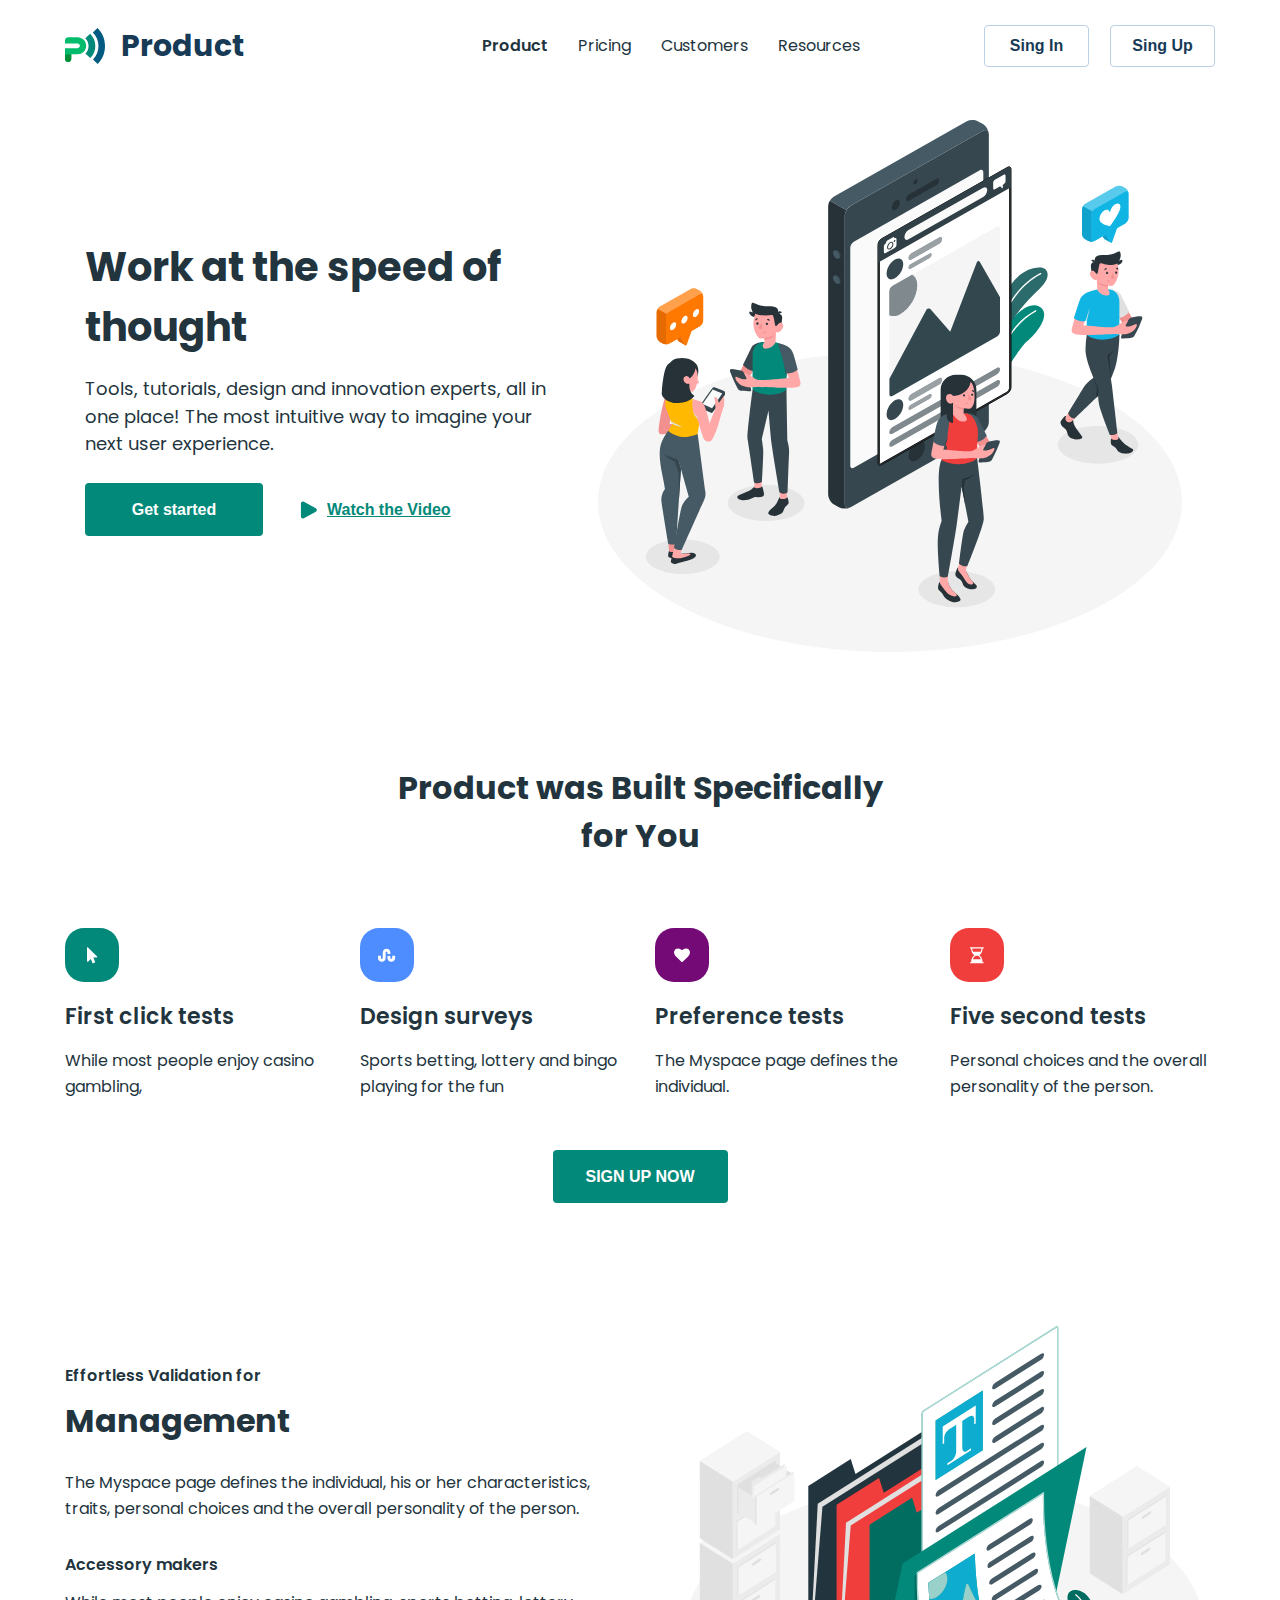
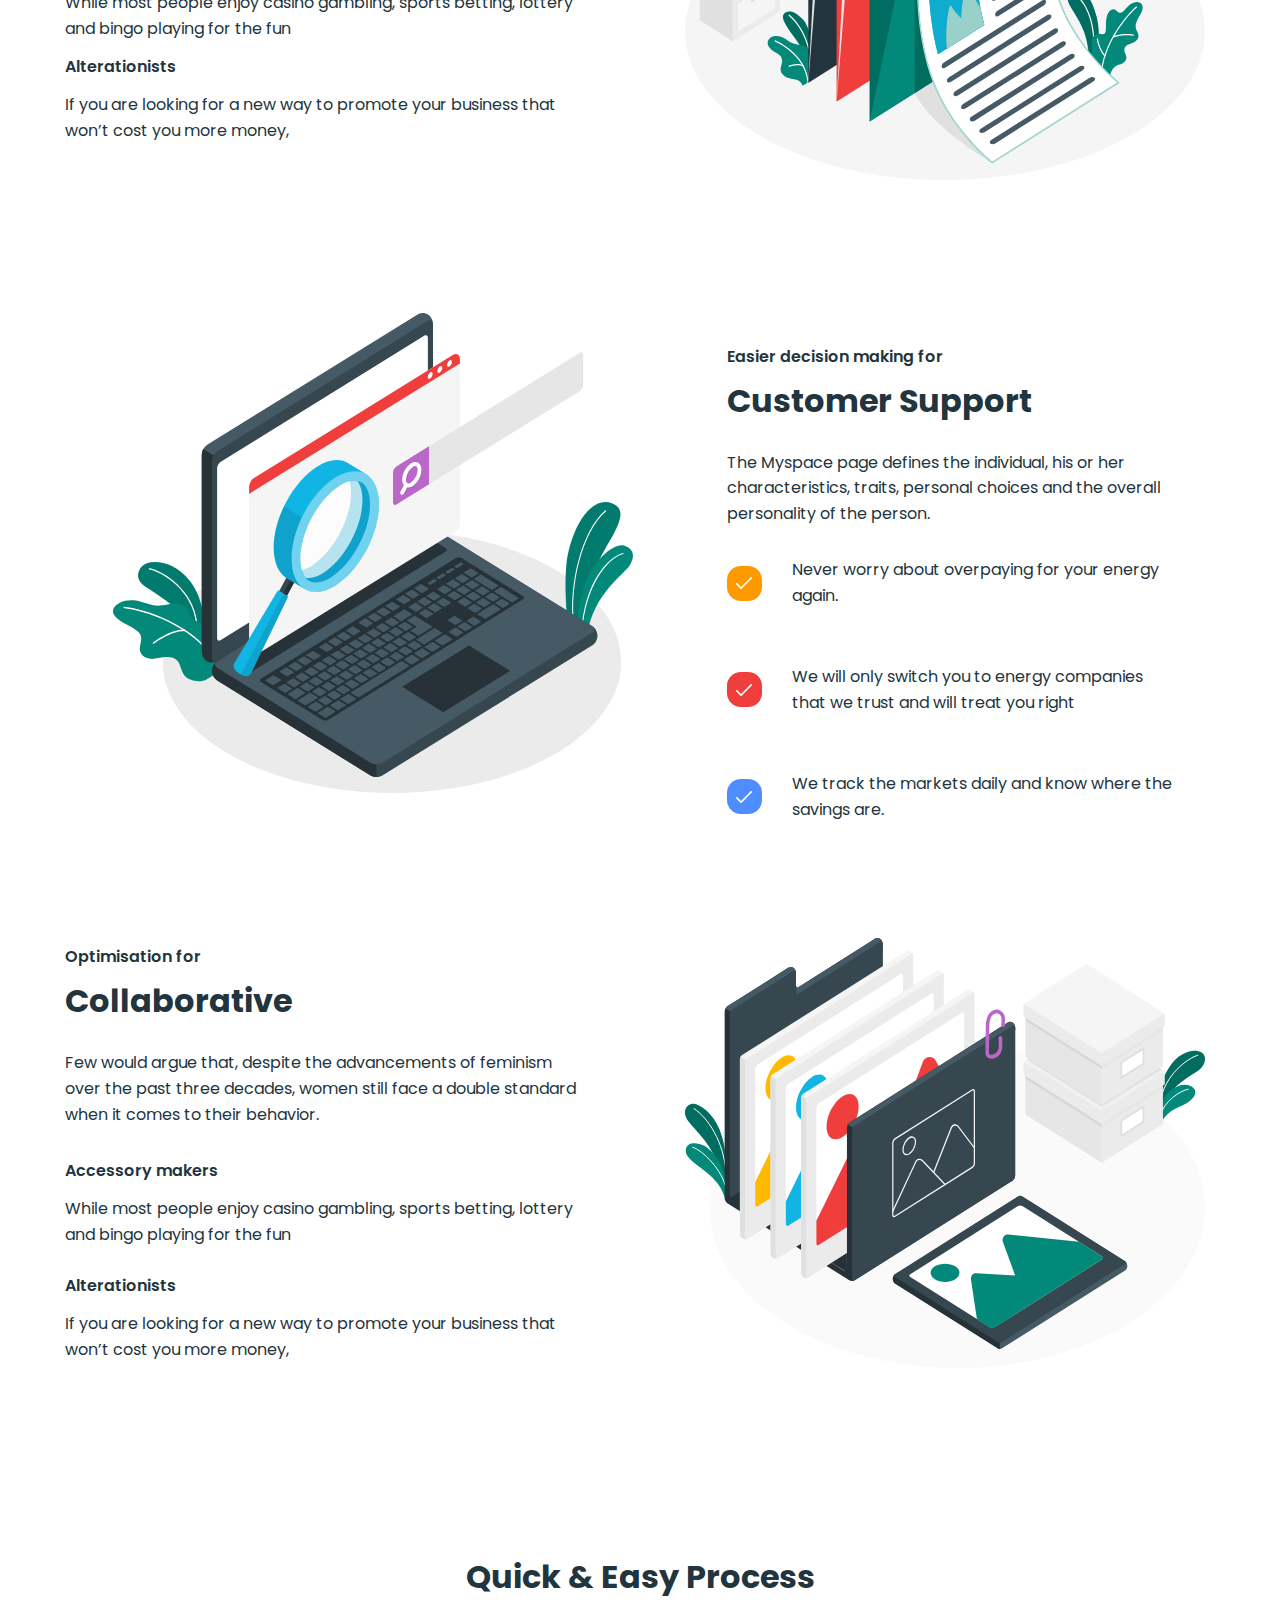
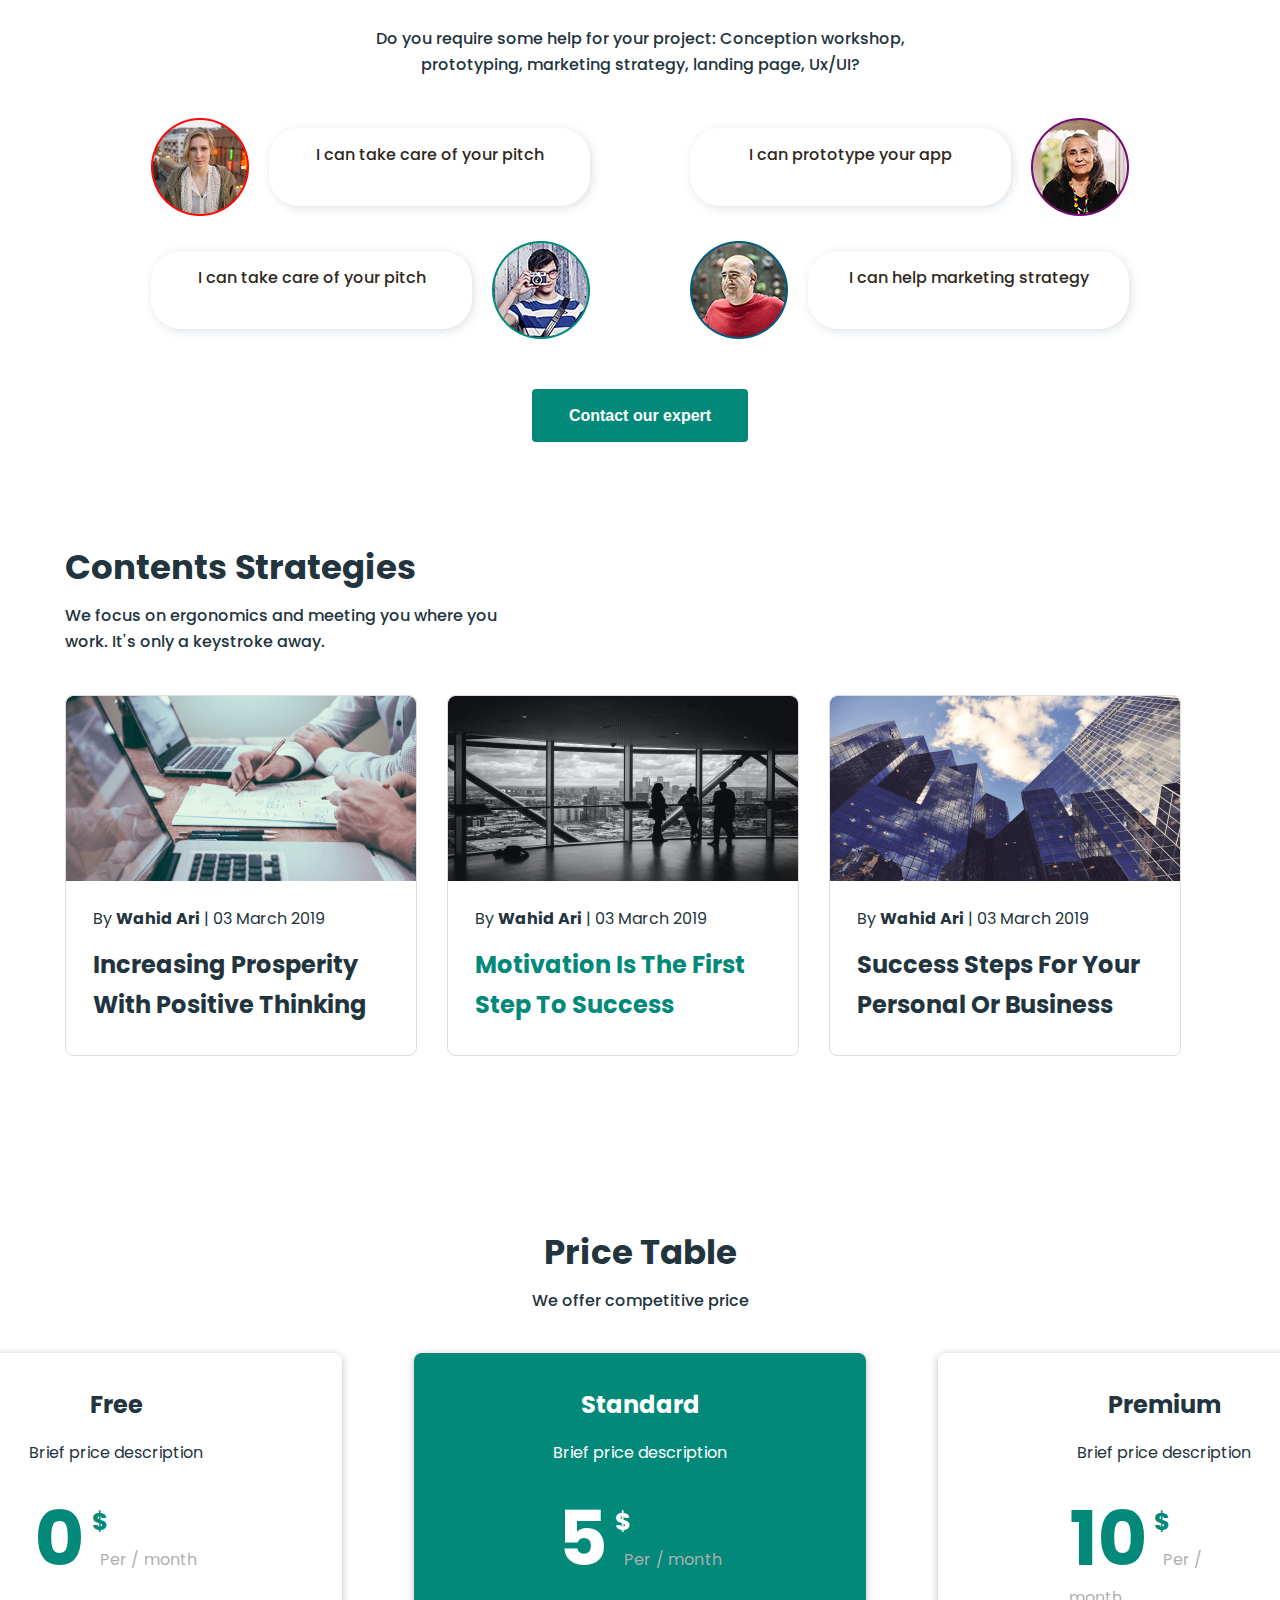
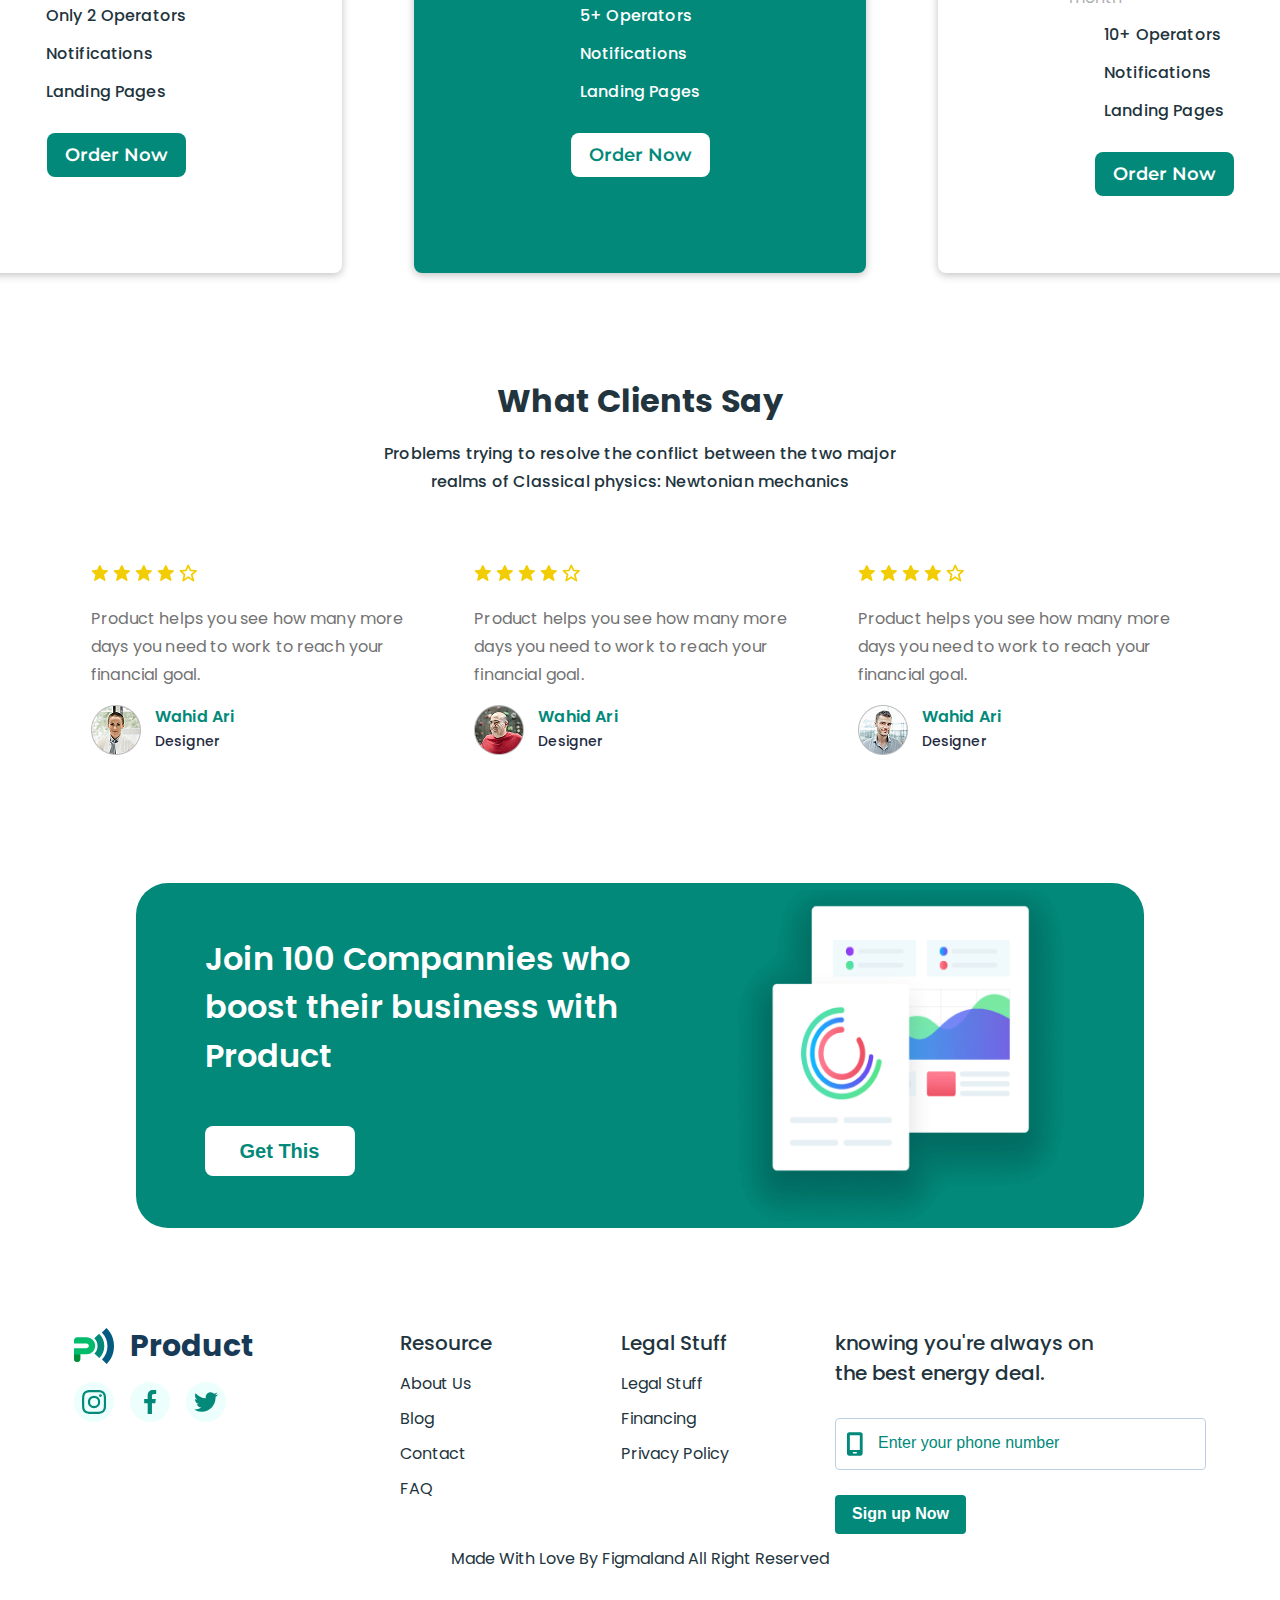
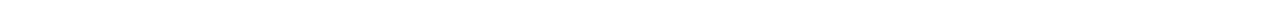
<file: index.html>
<!DOCTYPE html>
<html lang="en">
  <head>
    <meta charset="UTF-8" />
    <meta name="viewport" content="width=device-width, initial-scale=1.0" />
    <title>Business promotion</title>

    <link
      rel="stylesheet"
      href="https://cdnjs.cloudflare.com/ajax/libs/modern-normalize/3.0.1/modern-normalize.min.css"
      integrity="sha512-q6WgHqiHlKyOqslT/lgBgodhd03Wp4BEqKeW6nNtlOY4quzyG3VoQKFrieaCeSnuVseNKRGpGeDU3qPmabCANg=="
      crossorigin="anonymous"
      referrerpolicy="no-referrer"
    />

    <link rel="preconnect" href="https://fonts.googleapis.com" />
    <link rel="preconnect" href="https://fonts.gstatic.com" crossorigin />
    <link
      href="https://fonts.googleapis.com/css2?family=Asap:ital,wght@0,500;1,500&family=Inter:ital,opsz@0,14..32;1,14..32&family=Montserrat:ital,wght@0,100..900;1,100..900&family=Poppins:wght@400;500;600;700&family=Roboto:ital,wght@0,100..900;1,100..900&display=swap"
      rel="stylesheet"
    />

    <link rel="stylesheet" href="./css/style.css" />
  </head>
  <body>
    <header class="header">
      <div class="container container-header">
        <a href="./index.html" class="header-logo">
          <img src="./images/logo.svg" alt="logo" width="40" height="36" />
          Product
        </a>
        <nav class="header-navigation">
          <ul class="header-nav-list">
            <li class="header-nav-item">
              <a href="./index.html" class="header-nav-link current">Product</a>
            </li>
            <li class="header-nav-item">
              <a href="./pricing.html" class="header-nav-link">Pricing</a>
            </li>
            <li class="header-nav-item">
              <a href="./customers.html" class="header-nav-link">Customers</a>
            </li>
            <li class="header-nav-item">
              <a href="" class="header-nav-link">Resources</a>
            </li>
          </ul>
        </nav>
        <ul class="header-bt-list">
          <li class="header-bt-item">
            <button type="button" class="header-button-in">Sing In</button>
          </li>
          <li class="header-nav-item">
            <button type="button" class="header-button-up">Sing Up</button>
          </li>
        </ul>
      </div>
    </header>
    <main>
      <!-- hero -->
      <section class="hero">
        <div class="hero-ctn container">
          <div class="hero-ctn-text">
            <h1 class="hero-title">Work at the speed of thought</h1>
            <p class="hero-text">
              Tools, tutorials, design and innovation experts, all in one place!
              The most intuitive way to imagine your next user experience.
            </p>
            <ul class="hero-list">
              <li class="hero-item">
                <button type="button" class="hero-bt-start">Get started</button>
              </li>
              <li class="hero-item">
                <button type="button" class="hero-bt-video">
                  <svg width="20" height="18">
                    <use href="./images/icons.svg#icon-play"></use>
                  </svg>
                  Watch the Video
                </button>
              </li>
            </ul>
          </div>

          <img
            src="./images/section1/hero-img.svg"
            alt="hero-img"
            width="610"
            height="555"
          />
        </div>
      </section>
      <!-- Product -->
      <section class="product">
        <div class="container product-container">
          <h2 class="product-title">Product was Built Specifically for You</h2>
          <ul class="product-list">
            <li class="product-item">
              <h3 class="product-list-title">First click tests</h3>
              <p class="product-list-text">
                While most people enjoy casino gambling,
              </p>
            </li>
            <li class="product-item">
              <h3 class="product-list-title">Design surveys</h3>
              <p class="product-list-text">
                Sports betting, lottery and bingo playing for the fun
              </p>
            </li>
            <li class="product-item">
              <h3 class="product-list-title">Preference tests</h3>
              <p class="product-list-text">
                The Myspace page defines the individual.
              </p>
            </li>
            <li class="product-item">
              <h3 class="product-list-title">Five second tests</h3>
              <p class="product-list-text">
                Personal choices and the overall personality of the person.
              </p>
            </li>
          </ul>
          <button type="button" class="product-btn">sign up now</button>
        </div>
      </section>
      <!-- Management -->
      <section class="management container">
        <div class="management-ctn-text">
          <p class="management-title-text">Effortless Validation for</p>
          <h2 class="management-title">Management</h2>
          <p class="management-text">
            The Myspace page defines the individual, his or her characteristics,
            traits, personal choices and the overall personality of the person.
          </p>
          <ul class="management-list">
            <li class="management-item">
              <h3 class="management-item-title-text">Accessory makers</h3>
              <p class="management-text">
                While most people enjoy casino gambling, sports betting, lottery
                and bingo playing for the fun
              </p>
            </li>
            <li class="management-item">
              <h3 class="management-item-title-text">Alterationists</h3>
              <p class="management-text">
                If you are looking for a new way to promote your business that
                won’t cost you more money,
              </p>
            </li>
          </ul>
        </div>

        <img
          src="./images/section3/management-img.svg"
          alt="management"
          width="540"
          height="500"
        />
      </section>
      <!-- Custumer Support -->
      <section class="c-support container">
        <img
          src="./images/section4/support-img.svg"
          alt="support"
          width="540"
          height="500"
        />
        <div class="c-support-ctn">
          <p class="c-support-title-text">Easier decision making for</p>
          <h2 class="c-support-title">Customer Support</h2>
          <p class="c-support-text">
            The Myspace page defines the individual, his or her characteristics,
            traits, personal choices and the overall personality of the person.
          </p>
          <ul class="c-support-list">
            <li class="c-support-item">
              <p class="c-support-text">
                Never worry about overpaying for your energy again.
              </p>
            </li>
            <li class="c-support-item">
              <p class="c-support-text">
                We will only switch you to energy companies that we trust and
                will treat you right
              </p>
            </li>
            <li class="c-support-item">
              <p class="c-support-text">
                We track the markets daily and know where the savings are.
              </p>
            </li>
          </ul>
        </div>
      </section>
      <!-- Collaborative -->
      <section class="collaborative container">
        <div class="collaborative-text-ctn">
          <p class="collaborative-title-text">Optimisation for</p>
          <h2 class="collaborative-title">Collaborative</h2>
          <p class="collaborative-text">
            Few would argue that, despite the advancements of feminism over the
            past three decades, women still face a double standard when it comes
            to their behavior.
          </p>
          <ul class="collaborative-list">
            <li class="collaborative-item">
              <h3 class="collaborative-item-title">Accessory makers</h3>
              <p class="collaborative-text">
                While most people enjoy casino gambling, sports betting, lottery
                and bingo playing for the fun
              </p>
            </li>
            <li class="collaborative-item">
              <h3 class="collaborative-item-title">Alterationists</h3>
              <p class="collaborative-text">
                If you are looking for a new way to promote your business that
                won’t cost you more money,
              </p>
            </li>
          </ul>
        </div>

        <img
          src="./images/collaboration/collaboration-img.svg"
          alt="collaboration"
          width="540"
          height="500"
        />
      </section>
      <!-- Quick & Easy Process -->
      <section class="q_and_e container">
        <h2 class="q_and_e_title">Quick & Easy Process</h2>
        <p class="q_and_e_title_text">
          Do you require some help for your project: Conception workshop,
          prototyping, marketing strategy, landing page, Ux/UI?
        </p>
        <ul class="q_and_e_list">
          <li class="q_and_e_item">
            <img
              src="./images/section5/avatar.png"
              alt="avatar"
              width="98"
              height="98"
            />
            <p class="q_and_e_text">I can take care of your pitch</p>
          </li>

          <li class="q_and_e_item">
            <p class="q_and_e_text">I can prototype your app</p>
            <img
              src="./images/section5/avatar-2.png"
              alt="avatar-2"
              width="98"
              height="98"
            />
          </li>

          <li class="q_and_e_item">
            <p class="q_and_e_text">I can take care of your pitch</p>
            <img
              src="./images/section5/avatar-1.png"
              alt="avatar-1"
              width="98"
              height="98"
            />
          </li>

          <li class="q_and_e_item">
            <img
              src="./images/section5/avatar-3.png"
              alt="avatar-3"
              width="98"
              height="98"
            />
            <p class="q_and_e_text">I can help marketing strategy</p>
          </li>
        </ul>
        <button type="button" class="q_and_e_btn">Contact our expert</button>
      </section>
      <!-- Contents Strategies -->
      <section class="content_str container">
        <h2 class="content_str_title">Contents Strategies</h2>
        <p class="content_str_title_text">
          We focus on ergonomics and meeting you where you work. It's only a
          keystroke away.
        </p>
        <ul class="content_str_list">
          <li class="content_str_item">
            <img
              src="./images/ContentsStrategies/computer.png"
              alt="computer"
              width="350"
              height="185"
            />
            <div class="content_str_item_ctn">
              <p class="content_str_text">
                By <span class="content_str_text_name">Wahid Ari</span> | 03
                March 2019
              </p>
              <h3 class="content_str_item_title">
                Increasing Prosperity With Positive Thinking
              </h3>
            </div>
          </li>
          <li class="content_str_item">
            <img
              src="./images/ContentsStrategies/window.png"
              alt="window"
              width="350"
              height="185"
            />
            <div class="content_str_item_ctn">
              <p class="content_str_text">
                By <span class="content_str_text_name">Wahid Ari</span> | 03
                March 2019
              </p>
              <h3 class="content_str_item_title">
                <span class="content_str_item_title_clr">
                  Motivation Is The First Step To Success</span
                >
              </h3>
            </div>
          </li>
          <li class="content_str_item">
            <img
              src="./images/ContentsStrategies/city.png"
              alt="city"
              width="350"
              height="185"
            />
            <div class="content_str_item_ctn">
              <p class="content_str_text">
                By <span class="content_str_text_name">Wahid Ari</span> | 03
                March 2019
              </p>
              <h3 class="content_str_item_title">
                Success Steps For Your Personal Or Business
              </h3>
            </div>
          </li>
        </ul>
      </section>
      <!-- Price Table -->
      <section class="price container">
        <h2 class="price_title">Price Table</h2>
        <p class="price_title_text">We offer competitive price</p>
        <ul class="price_list">
          <li class="price_item">
            <h3 class="price_item_pack">Free</h3>
            <p class="price_item_pack_text">Brief price description</p>
            <h4 class="price_item_title">
              <span class="price_money"
                >0 <span class="icon_dollar">&#36;</span></span
              >
              Per / month
            </h4>
            <ul class="price_list_list">
              <li class="price_item_item">Only 2 Operators</li>
              <li class="price_item_item">Notifications</li>
              <li class="price_item_item">Landing Pages</li>
            </ul>
            <button type="button" class="price_pack_btn">Order Now</button>
          </li>
          <li class="price_item_clr">
            <h3 class="price_item_pack_clr">Standard</h3>
            <p class="price_item_pack_text_clr">Brief price description</p>
            <h4 class="price_item_title">
              <span class="price_money_clr"
                >5 <span class="icon_dollar_clr">&#36;</span></span
              >
              Per / month
            </h4>
            <ul class="price_list_list">
              <li class="price_item_item_clr">5+ Operators</li>
              <li class="price_item_item_clr">Notifications</li>
              <li class="price_item_item_clr">Landing Pages</li>
            </ul>
            <button type="button" class="price_pack_btn_clr">Order Now</button>
          </li>
          <li class="price_item">
            <h3 class="price_item_pack">Premium</h3>
            <p class="price_item_pack_text">Brief price description</p>
            <h4 class="price_item_title">
              <span class="price_money"
                >10 <span class="icon_dollar_third">&#36;</span></span
              >
              Per / month
            </h4>
            <ul class="price_list_list">
              <li class="price_item_item">10+ Operators</li>
              <li class="price_item_item">Notifications</li>
              <li class="price_item_item">Landing Pages</li>
            </ul>
            <button type="button" class="price_pack_btn">Order Now</button>
          </li>
        </ul>
      </section>

      <!-- What Clients Say -->
      <section class="review container">
        <h2 class="review_title">What Clients Say</h2>
        <p class="review_title_text">
          Problems trying to resolve the conflict between the two major realms
          of Classical physics: Newtonian mechanics
        </p>
        <ul class="review_list">
          <li class="review_item">
            <div class="review_icons">
              <svg width="18" height="18" class="reviev_svg">
                <use href="./images/icons.svg#icon-star"></use>
              </svg>
              <svg width="18" height="18" class="reviev_svg">
                <use href="./images/icons.svg#icon-star"></use>
              </svg>
              <svg width="18" height="18" class="reviev_svg">
                <use href="./images/icons.svg#icon-star"></use>
              </svg>
              <svg width="18" height="18" class="reviev_svg">
                <use href="./images/icons.svg#icon-star"></use>
              </svg>
              <svg width="18" height="18" class="reviev_svg">
                <use href="./images/icons.svg#icon-star_not"></use>
              </svg>
            </div>
            <p class="review_item_text">
              Product helps you see how many more days you need to work to reach
              your financial goal.
            </p>
            <div class="review_client">
              <img
                src="./images/What Clients Say/Ellipse.png"
                alt="icon1"
                width="50"
                height="50"
              />
              <div class="reviev_client_name">
                <h3 class="review_name">Wahid Ari</h3>
                <p class="review_occupation">Designer</p>
              </div>
            </div>
          </li>
          <li class="review_item">
            <div class="review_icons">
              <svg width="18" height="18" class="reviev_svg">
                <use href="./images/icons.svg#icon-star"></use>
              </svg>
              <svg width="18" height="18" class="reviev_svg">
                <use href="./images/icons.svg#icon-star"></use>
              </svg>
              <svg width="18" height="18" class="reviev_svg">
                <use href="./images/icons.svg#icon-star"></use>
              </svg>
              <svg width="18" height="18" class="reviev_svg">
                <use href="./images/icons.svg#icon-star"></use>
              </svg>
              <svg width="18" height="18" class="reviev_svg">
                <use href="./images/icons.svg#icon-star_not"></use>
              </svg>
            </div>
            <p class="review_item_text">
              Product helps you see how many more days you need to work to reach
              your financial goal.
            </p>
            <div class="review_client">
              <img
                src="./images/What Clients Say/Ellipse1.png"
                alt="icon2"
                width="50"
                height="50"
              />
              <div class="reviev_client_name">
                <h3 class="review_name">Wahid Ari</h3>
                <p class="review_occupation">Designer</p>
              </div>
            </div>
          </li>
          <li class="review_item">
            <div class="review_icons">
              <svg width="18" height="18" class="reviev_svg">
                <use href="./images/icons.svg#icon-star"></use>
              </svg>
              <svg width="18" height="18" class="reviev_svg">
                <use href="./images/icons.svg#icon-star"></use>
              </svg>
              <svg width="18" height="18" class="reviev_svg">
                <use href="./images/icons.svg#icon-star"></use>
              </svg>
              <svg width="18" height="18" class="reviev_svg">
                <use href="./images/icons.svg#icon-star"></use>
              </svg>
              <svg width="18" height="18" class="reviev_svg">
                <use href="./images/icons.svg#icon-star_not"></use>
              </svg>
            </div>
            <p class="review_item_text">
              Product helps you see how many more days you need to work to reach
              your financial goal.
            </p>
            <div class="review_client">
              <img
                src="./images/What Clients Say/Ellipse2.png"
                alt="icon3"
                width="50"
                height="50"
              />
              <div class="reviev_client_name">
                <h3 class="review_name">Wahid Ari</h3>
                <p class="review_occupation">Designer</p>
              </div>
            </div>
          </li>
        </ul>
      </section>
      <!-- join100 -->
      <section class="join_hundred container">
        <div class="join_hundred_ctn_text">
          <h2 class="join_hundred_title">
            Join 100 Compannies who boost their business with Product
          </h2>
          <button type="button" class="join_hundred_btn">Get This</button>
        </div>

        <img
          src="./images/join100/screen.png"
          alt="screen"
          width="351"
          height="331"
        />
      </section>
    </main>
    <!-- footer -->
    <footer class="footer container">
      <div class="footer-container">
        <div class="footer-ctn-logo-cont">
          <a href="./index.html" class="footer-logo">
            <img src="./images/logo.svg" alt="logo" width="40" height="36" />
            Product
          </a>
          <ul class="footer-link-contact">
            <li class="footer-item-contact">
              <a href="" class="footer-contact-link">
                <svg width="24" height="24" class="footer-svg">
                  <use href="./images/icons.svg#icon-instagram"></use>
                </svg>
              </a>
            </li>
            <li class="footer-item-contact">
              <a href="">
                <svg width="24" height="24" class="footer-svg">
                  <use href="./images/icons.svg#icon-facebook"></use>
                </svg>
              </a>
            </li>
            <li class="footer-item-contact">
              <a href="">
                <svg width="24" height="24" class="footer-svg">
                  <use href="./images/icons.svg#icon-twitter"></use>
                </svg>
              </a>
            </li>
          </ul>
        </div>
        <div class="footer-resurse">
          <p class="footer-resurse-title">Resource</p>
          <ul class="footer-resurse-list">
            <li class="footer-resurse-item">
              <a href="" class="footer-resurse-link">About Us</a>
            </li>
            <li class="footer-resurse-item">
              <a href="" class="footer-resurse-link">Blog</a>
            </li>
            <li class="footer-resurse-item">
              <a href="" class="footer-resurse-link">Contact</a>
            </li>
            <li class="footer-resurse-item">
              <a href="" class="footer-resurse-link">FAQ</a>
            </li>
          </ul>
        </div>
        <div class="footer-legal-staff">
          <p class="footer-resurse-title">Legal Stuff</p>
          <ul class="footer-resurse-list">
            <li class="footer-resurse-item">
              <a href="" class="footer-resurse-link">Legal Stuff</a>
            </li>
            <li class="footer-resurse-item">
              <a href="" class="footer-resurse-link">Financing</a>
            </li>
            <li class="footer-resurse-item">
              <a href="" class="footer-resurse-link">Privacy Policy</a>
            </li>
          </ul>
        </div>
        <div class="footer-button-ctn">
          <p class="footer-resurse-title">
            knowing you're always on the best energy deal.
          </p>
          <div class="footer-inp-ctn">
            <label for="user-phone"></label>
            <div class="footer-inp-icon">
              <input
                type="tel"
                id="user-phone"
                name="user-phone"
                placeholder="Enter your phone number"
                class="footer-input"
              />
              <svg width="18" height="28" class="input-svg">
                <use href="./images/icons.svg#icon-mobile-screen"></use>
              </svg>
            </div>
          </div>

          <button type="submit" class="footer-btn">Sign up Now</button>
        </div>
      </div>
      <p class="text-down">Made With Love By Figmaland All Right Reserved</p>
    </footer>
  </body>
</html>
</file>
<file: css/style.css>
body {
  font-family: "Poppins", sans-serif;
  background-color: #fff;
  color: #22343d;
}
ul,
ol {
  list-style-type: none;
  padding: 0;
  margin: 0;
}
a {
  text-decoration: none;
}
h1,
h2,
h3,
h4,
h5,
h6,
p {
  margin: 0;
}
img {
  display: block;
}
button {
  cursor: pointer;
}
.container {
  width: 1150px;
  padding: 0 20px;
  margin: 0 auto;
}
/* #region header */
.header {
  margin-bottom: 25px;
}
.container-header {
  display: flex;
}
.header-logo {
  font-weight: 700;
  font-size: 30px;
  line-height: 0.93;
  color: #173a56;
  display: flex;
  align-items: center;
  gap: 16px;
  margin-right: 237px;
}
.header-navigation {
  margin-right: auto;
}
.header-nav-list {
  display: flex;
  align-items: center;
  gap: 30px;
}
.header-nav-item {
}
.header-nav-link {
  display: block;
  font-weight: 400;
  font-size: 16px;
  line-height: 1.75;
  color: #22343d;
  padding: 24px 0;
}
.current {
  font-weight: 600;
}
.header-bt-list {
  display: flex;
  align-items: center;
  gap: 21px;
}
.header-bt-item {
}
.header-button-in {
  font-weight: 600;
  font-size: 16px;
  text-align: center;
  color: #173a56;
  border: 1px solid #bcd0e5;
  border-radius: 4px;
  width: 105px;
  height: 42px;
  background-color: transparent;
}
.header-button-in:hover,
.header-button-in:focus {
  color: #fff;
  background-color: #02897a;
}
.header-button-up {
  font-weight: 600;
  font-size: 16px;
  text-align: center;
  color: #173a56;
  border: 1px solid #bcd0e5;
  border-radius: 4px;
  width: 105px;
  height: 42px;
  background-color: transparent;
}
.header-button-up:hover,
.header-button-up:focus {
  background-color: #fff;
  color: #02897a;
}
/* #endregion header */

/* #region hero */
.hero {
  margin-bottom: 100px;
}
.hero-ctn {
  display: flex;
  align-items: center;
  justify-content: center;
  gap: 35px;
}
.hero-ctn {
}
.hero-ctn-text {
  max-width: 465px;
}
.hero-title {
  font-weight: 700;
  font-size: 40px;
  line-height: 1.5;
  color: #22343d;
  max-width: 420px;
  margin-bottom: 18px;
}
.hero-text {
  font-size: 18px;
  line-height: 1.55;
  color: #22343d;
  margin-bottom: 25px;
}
.hero-list {
  display: flex;
  align-items: center;
  gap: 30px;
}
.hero-item {
}
.hero-bt-start {
  border-radius: 4px;
  width: 178px;
  height: 53px;
  background-color: #02897a;
  outline: transparent;
  border: transparent;
  font-weight: 700;
  font-size: 16px;
  color: #fff;
  transition: background-color 250ms cubic-bezier(0.4, 0, 0.2, 1),
    color 250ms cubic-bezier(0.4, 0, 0.2, 1),
    border 250ms cubic-bezier(0.4, 0, 0.2, 1);
}

.hero-bt-start:hover,
.hero-bt-start:focus {
  background-color: #fff;
  color: #02897a;
  border: 1px solid #bcd0e5;
}

.hero-bt-video {
  display: flex;
  align-items: center;
  gap: 8px;
  width: 178px;
  height: 53px;
  border-radius: 4px;
  font-weight: 600;
  font-size: 16px;
  text-decoration: underline;
  text-decoration-skip-ink: none;
  color: #02897a;
  background-color: transparent;
  border: transparent;
  fill: #02897a;
  transition: background-color 250ms cubic-bezier(0.4, 0, 0.2, 1),
    color 250ms cubic-bezier(0.4, 0, 0.2, 1),
    fill 250ms cubic-bezier(0.4, 0, 0.2, 1);
}

.hero-bt-video:hover,
.hero-bt-video:focus {
  background-color: #02897a;
  color: #fff;
  fill: #fff;
}

/* #endregion hero */

/* #region product */
.product {
  padding-bottom: 100px;
}
.product-container {
}
.product-title {
  font-size: 32px;
  text-align: center;
  max-width: 535px;
  margin-bottom: 50px;
  margin-right: auto;
  margin-left: auto;
}
.product-list {
  display: flex;
  align-self: self-start;
  gap: 30px;
  margin-bottom: 50px;
}
.product-item {
  width: calc((100% - 90px) / 4);
}
.product-list-title {
  font-weight: 600;
  font-size: 22px;
  margin-top: 18px;
  margin-bottom: 15px;
}
.product-list-text {
  font-weight: 400;
  font-size: 16px;
  line-height: 1.625;
}

.product-item .product-list-title {
  display: flex;
  flex-direction: column;
  justify-content: center;
  gap: 18px;
}

.product-item .product-list-title::before {
  content: "";
  border-radius: 19px;
  width: 54px;
  height: 54px;
  display: block;
  background-repeat: no-repeat;
  background-position: center;
  flex-shrink: 0;
}

.product-item:nth-child(1) .product-list-title::before {
  background-color: #02897a;
  background-image: url(../images/cursor.svg);
  fill: #fff;
}

.product-item:nth-child(2) .product-list-title::before {
  background-color: #4d8dff;
  background-image: url(../images/wave.svg);
  fill: #fff;
}

.product-item:nth-child(3) .product-list-title::before {
  background-color: #740a76;
  background-image: url(../images/heart.svg);
  fill: #fff;
}

.product-item:nth-child(4) .product-list-title::before {
  background-color: #f03e3d;
  background-image: url(../images/time.svg);
  fill: #fff;
}

.product-btn {
  font-weight: 700;
  font-size: 16px;
  color: #fff;
  border-radius: 4px;
  min-width: 175px;
  height: 53px;
  background: #02897a;
  display: block;
  margin: 0 auto;
  border: none;
  text-transform: uppercase;
  transition: background-color 250ms cubic-bezier(0.4, 0, 0.2, 1),
    color 250ms cubic-bezier(0.4, 0, 0.2, 1),
    border 250ms cubic-bezier(0.4, 0, 0.2, 1);
}

.product-btn:hover,
.product-btn:focus {
  background-color: #fff;
  color: #02897a;
  border: 1px solid #bcd0e5;
}

/* #endregion product */

/* #region Management */
.management {
  display: flex;
  align-items: center;
  gap: 84px;
  margin-bottom: 100px;
}

.management-title-text {
  font-weight: 600;
  font-size: 16px;
  line-height: 1.625;
  color: #22343d;
  margin-bottom: 8px;
}

.management-title {
  font-weight: 700;
  font-size: 32px;
  color: #22343d;
  margin-bottom: 25px;
}

.management-item-title-text {
  font-weight: 600;
  font-size: 16px;
  line-height: 1.625;
  color: #22343d;
  margin-bottom: 12px;
}

.management-text {
  font-weight: 400;
  font-size: 16px;
  line-height: 1.625;
  color: #22343d;
}

.management-list {
  display: flex;
  flex-direction: column;
  gap: 12px;
  margin-top: 30px;
}

/* #endregion Managemet */

/* #region C-support */

.c-support {
  display: flex;
  align-items: center;
  justify-content: center;
  gap: 84px;
  padding: 41px 0 40 0;
  margin-bottom: 100px;
}

.c-support-ctn {
  width: 450px;
  height: 419px;
}
.c-support-title-text {
  font-weight: 600;
  font-size: 16px;
  color: #22343d;
  margin-bottom: 8px;
}
.c-support-title {
  font-weight: 700;
  font-size: 32px;
  color: #22343d;
  margin-bottom: 25px;
}
.c-support-text {
  font-weight: 400;
  font-size: 16px;
  line-height: 1.62;
  color: #22343d;
}
.c-support-list {
  display: flex;
  flex-direction: column;
  gap: 25px;
}
.c-support-item .c-support-text {
  display: flex;
  align-items: center;
  gap: 30px;
}
.c-support-ctn .c-support-text {
  margin-bottom: 30px;
}
.c-support-item .c-support-text::before {
  content: "";
  border-radius: 14px;
  width: 35px;
  height: 35px;
  display: block;
  background-image: url(../images/tick.svg);
  background-repeat: no-repeat;
  background-position: center;
  flex-shrink: 0;
}

.c-support-item:nth-child(1) .c-support-text::before {
  background-color: #f90;
}

.c-support-item:nth-child(2) .c-support-text::before {
  background-color: #f03e3d;
}

.c-support-item:nth-child(3) .c-support-text::before {
  background-color: #4d8dff;
}

/* #endregion C-support */

/* #region Collaborative */
.collaborative {
  display: flex;
  align-items: center;
  gap: 84px;
  margin-bottom: 150px;
}
.collaborative-text-ctn {
}
.collaborative-title-text {
  font-weight: 600;
  font-size: 16px;
  color: #22343d;
  margin-bottom: 8px;
}
.collaborative-title {
  font-weight: 700;
  font-size: 32px;
  color: #22343d;
  margin-bottom: 25px;
}
.collaborative-text {
  font-weight: 400;
  font-size: 16px;
  line-height: 1.625;
  color: #22343d;
}
.collaborative-list {
  display: flex;
  flex-direction: column;
  align-items: center;
  gap: 25px;
  margin-top: 30px;
}
.collaborative-item {
}
.collaborative-item-title {
  font-weight: 600;
  font-size: 16px;
  line-height: 1.625;
  color: #22343d;
  margin-bottom: 12px;
}

/* #endregion Collaborative */

/* #region  Quick & Easy Process */

.q_and_e {
  display: flex;
  flex-direction: column;
  align-items: center;
  margin-bottom: 100px;
}
.q_and_e_title {
  font-weight: 700;
  font-size: 32px;
  text-align: center;
  color: #22343d;
  margin-bottom: 25px;
}
.q_and_e_title_text {
  font-weight: 500;
  font-size: 16px;
  line-height: 1.625;
  text-align: center;
  color: #22343d;
  max-width: 545px;
  margin-bottom: 40px;
}
.q_and_e_list {
  display: flex;
  align-items: center;
  justify-content: center;
  column-gap: 100px;
  row-gap: 25px;
  flex-wrap: wrap;
  margin-bottom: 50px;
}
.q_and_e_item {
  display: flex;
  align-items: center;
  justify-content: center;
  gap: 20px;
}
.q_and_e_text {
  font-weight: 500;
  font-size: 16px;
  text-align: center;
  color: #2f281e;
  width: 281px;
  height: 50px;
  border-radius: 30px;
  background-color: #fff;
  box-shadow: 2px 2px 10px 0 rgba(23, 58, 86, 0.15);
  padding: 14px 20px;
}
.q_and_e_btn {
  border-radius: 4px;
  width: 216px;
  height: 53px;
  background-color: #02897a;
  font-weight: 700;
  font-size: 16px;
  color: #fff;
  border: transparent;
  transition: background-color 250ms cubic-bezier(0.4, 0, 0.2, 1),
    color 250ms cubic-bezier(0.4, 0, 0.2, 1),
    border 250ms cubic-bezier(0.4, 0, 0.2, 1);
}

.q_and_e_btn:hover,
.q_and_e_btn:focus {
  background-color: #fff;
  color: #02897a;
  border: 1px solid #bcd0e5;
}

/* #endregion  Quick & Easy Process */

/* #region Cont_Stategies */
.content_str {
  margin-bottom: 171px;
}
.content_str_title {
  font-weight: 700;
  font-size: 34px;
  color: #22343d;
  margin-bottom: 10px;
}
.content_str_title_text {
  font-weight: 500;
  font-size: 16px;
  line-height: 1.625;
  color: #22343d;
  margin-bottom: 40px;
  max-width: 465px;
}
.content_str_list {
  display: flex;
  align-items: center;
  gap: 30px;
}
.content_str_item {
  border: 1px solid #dedede;
  border-radius: 8px;
  width: 350px;
  height: 359px;
}

.content_str_item_ctn {
  padding: 24px 27px 40px 27px;
}
.content_str_text {
  font-weight: 400;
  font-size: 16px;
  line-height: 1.75;
  color: #22343d;
  margin-bottom: 12px;
}
.content_str_text_name {
  font-weight: 700;
}
.content_str_item_title {
  font-weight: 700;
  font-size: 24px;
  line-height: 1.66667;
  color: #22343d;
}

.content_str_item_title_clr {
  color: #02897a;
}
/* #endregion Cont_Stategies */

/* #region price */
.price {
  display: flex;
  flex-direction: column;
  align-items: center;
  margin-bottom: 100px;
}
.price_title {
  font-weight: 700;
  font-size: 34px;
  color: #22343d;
  margin-bottom: 10px;
}
.price_title_text {
  font-weight: 500;
  font-size: 16px;
  color: #22343d;
  margin-bottom: 40px;
}
.price_list {
  display: flex;
  align-items: center;
  gap: 72px;
}
.price_item {
  padding: 32px 65px;
  border-radius: 8px;
  width: 322px;
  height: 456px;
  box-shadow: 0 2px 8px 0 rgba(0, 0, 0, 0.25);
  background: #fff;
  display: flex;
  flex-direction: column;
  align-items: center;
}
.price_item_clr {
  padding: 32px 65px;
  display: flex;
  flex-direction: column;
  align-items: center;
  border-radius: 8px;
  width: 322px;
  height: 456px;
  box-shadow: 0 2px 8px 0 rgba(0, 0, 0, 0.25);
  background: #02897a;
}
.price_item_pack {
  font-weight: 700;
  font-size: 24px;
  line-height: 1.66;
  color: #22343d;
  margin-bottom: 8px;
}
.price_item_pack_text {
  font-weight: 400;
  font-size: 16px;
  line-height: 2.5;
  color: #22343d;
  margin-bottom: 16px;
}
.price_item_title {
  position: relative;
  font-weight: 400;
  font-size: 16px;
  line-height: 1.18;
  letter-spacing: 0.01em;
  color: #afafaf;
  max-width: 191px;
  margin-bottom: 16px;
}
.price_money {
  font-weight: 700;
  font-size: 76px;
  line-height: 1.31579;
  letter-spacing: 0em;
  text-align: center;
  color: #02897a;
}
.icon_dollar {
  position: absolute;
  top: 18px;
  left: 35%;
  font-weight: 700;
  font-size: 24px;
  line-height: 1.25;
  letter-spacing: 0em;
  color: #02897a;
}

.icon_dollar_third {
  position: absolute;
  top: 18px;
  left: 45%;
  font-weight: 700;
  font-size: 24px;
  line-height: 1.25;
  letter-spacing: 0em;
  color: #02897a;
}

.price_list_list {
  display: flex;
  flex-direction: column;
  gap: 16px;
  margin-bottom: 30px;
}
.price_item_item {
  font-weight: 500;
  font-size: 16px;
  line-height: 1.375;
  letter-spacing: 0.01em;
  color: #22343d;
}

.price_pack_btn {
  border-radius: 8px;
  width: 139px;
  height: 44px;
  background-color: #02897a;
  font-family: "Montserrat", sans-serif;
  font-weight: 600;
  font-size: 18px;
  color: #fff;
  border: transparent;
  transition: background-color 250ms cubic-bezier(0.4, 0, 0.2, 1),
    color 250ms cubic-bezier(0.4, 0, 0.2, 1),
    border 250ms cubic-bezier(0.4, 0, 0.2, 1);
}

.price_pack_btn:hover,
.price_pack_btn:focus {
  background-color: #fff;
  color: #02897a;
  border: 1px solid #bcd0e5;
}

.price_item_pack_clr {
  font-weight: 700;
  font-size: 24px;
  line-height: 1.66667;
  color: #fff;
  margin-bottom: 8px;
}
.price_item_pack_text_clr {
  font-weight: 400;
  font-size: 16px;
  line-height: 2.5;
  color: #fff;
  margin-bottom: 16px;
}
.icon_dollar_clr {
  position: absolute;
  top: 18px;
  left: 35%;
  font-weight: 700;
  font-size: 24px;
  line-height: 1.25;
  letter-spacing: 0em;
  color: #fff;
}
.price_money_clr {
  font-weight: 700;
  font-size: 76px;
  line-height: 1.31579;
  letter-spacing: 0em;
  text-align: center;
  color: #fff;
}
.price_item_item_clr {
  font-weight: 500;
  font-size: 16px;
  line-height: 1.375;
  letter-spacing: 0.01em;
  color: #fff;
}
.price_pack_btn_clr {
  border-radius: 8px;
  width: 139px;
  height: 44px;
  background-color: #fff;
  font-family: "Montserrat", sans-serif;
  font-weight: 600;
  font-size: 18px;
  color: #02897a;
  border: transparent;
  transition: background-color 250ms cubic-bezier(0.4, 0, 0.2, 1),
    color 250ms cubic-bezier(0.4, 0, 0.2, 1),
    border 250ms cubic-bezier(0.4, 0, 0.2, 1);
}

.price_pack_btn_clr:hover,
.price_pack_btn_clr:focus {
  background-color: #02897a;
  color: #fff;
  border: 1px solid #bcd0e5;
}
/* #endregion price */

/* #region reviews */
.review {
  display: flex;
  flex-direction: column;
  align-items: center;
  margin-bottom: 100px;
}
.review_title {
  font-weight: 700;
  font-size: 32px;
  line-height: 1.78;
  letter-spacing: 0.01em;
  color: #22343d;
  margin-bottom: 10px;
}
.review_title_text {
  font-weight: 500;
  font-size: 16px;
  line-height: 1.75;
  letter-spacing: 0.01em;
  text-align: center;
  color: #22343d;
  margin-bottom: 40px;
  max-width: 527px;
}
.review_list {
  display: flex;
}
.review_item {
  padding: 28px 26px;
}

.reviev_svg {
  fill: #f3cd03;
}
.review_icons {
  margin-bottom: 16px;
}
.review_item_text {
  font-size: 16px;
  line-height: 1.75;
  letter-spacing: 0.01em;
  color: #737373;
  margin-bottom: 16px;
}
.review_name {
  font-weight: 600;
  font-size: 16px;
  line-height: 1.5;
  letter-spacing: 0.01em;
  color: #02897a;
}
.review_occupation {
  font-weight: 500;
  font-size: 14px;
  line-height: 1.71429;
  letter-spacing: 0.01em;
  color: #252b42;
}
.review_client {
  display: flex;
  gap: 14px;
}
.reviev_client_name {
  display: flex;
  flex-direction: column;
}
/* #endregion reviews */

/* #region Join100 */

.join_hundred {
  display: flex;
  align-items: center;
  justify-content: center;
  gap: 10px;

  border-radius: 32px;
  width: 968px;
  height: 345px;
  background: #02897a;
  margin-bottom: 100px;
}
.join_hundred_ctn_text {
}
.join_hundred_title {
  font-weight: 600;
  font-size: 32px;
  line-height: 1.514;
  color: #fff;
  max-width: 510px;
  margin-bottom: 46px;
}
.join_hundred_btn {
  border-radius: 8px;
  width: 150px;
  height: 50px;
  background-color: #fff;
  font-weight: 600;
  font-size: 20px;
  color: #02897a;
  border: transparent;
  transition: background-color 250ms cubic-bezier(0.4, 0, 0.2, 1),
    color 250ms cubic-bezier(0.4, 0, 0.2, 1),
    border 250ms cubic-bezier(0.4, 0, 0.2, 1);
}

.join_hundred_btn:hover,
.join_hundred_btn:focus {
  background-color: #02897a;
  color: #fff;
  border: 1px solid #bcd0e5;
}

/* #endregion Join100 */

/* #region footer */
.footer {
  display: flex;
  flex-direction: column;
  align-items: center;
}

.footer-container {
  display: flex;
}
.footer-logo {
  font-weight: 700;
  font-size: 30px;
  line-height: 0.93;
  color: #173a56;
  display: flex;
  align-items: center;
  gap: 16px;
  margin-bottom: 18px;
}

.footer-link-contact {
  display: flex;
  align-items: center;
  gap: 16px;
}
.footer-ctn-logo-cont {
  margin-right: 146px;
}

.footer-item-contact {
  width: 40px;
  height: 40px;
  background-color: #edfffc;
  border-radius: 50%;
  display: flex;
  justify-content: center;
  align-items: center;
  line-height: 0;
  transition: background-color 250ms cubic-bezier(0.4, 0, 0.2, 1),
    fill 250ms cubic-bezier(0.4, 0, 0.2, 1);
}
.footer-svg {
  fill: #02897a;
}

.footer-item-contact:hover,
.footer-item-contact:focus {
  background-color: #02897a;
  fill: #edfffc;
}

.footer-item-contact:hover .footer-svg,
.footer-item-contact:focus .footer-svg {
  fill: #edfffc;
}

.footer-resurse {
  margin-right: 129px;
}
.footer-resurse-title {
  font-weight: 500;
  font-size: 20px;
  line-height: 1.5;
  color: #22343d;
  max-width: 280px;
  margin-bottom: 8px;
}
.footer-resurse-list {
  display: flex;
  flex-direction: column;
}

.footer-resurse-link {
  font-weight: 400;
  font-size: 16px;
  line-height: 2.1875;
  color: #22343d;
}

.footer-legal-staff {
  margin-right: 83px;
  min-width: 131px;
}

.footer-btn {
  border-radius: 4px;
  width: 131px;
  height: 39px;
  background-color: #02897a;
  border: none;
  font-weight: 700;
  font-size: 16px;
  text-align: center;
  color: #fff;
  transition: background-color 250ms cubic-bezier(0.4, 0, 0.2, 1),
    color 250ms cubic-bezier(0.4, 0, 0.2, 1),
    border 250ms cubic-bezier(0.4, 0, 0.2, 1);
}

.footer-btn:hover,
.footer-btn:focus {
  background-color: #fff;
  color: #02897a;
  border: 1px solid #bcd0e5;
}

.footer-input {
  margin-top: 30px;
  margin-bottom: 25px;
  display: block;
  border: 1px solid #bcd0e5;
  border-radius: 4px;
  width: 325px;
  height: 48px;
  padding-left: 42px;
  outline: transparent;
}
.footer-input::placeholder {
  font-weight: 400;
  font-size: 16px;
  line-height: 1.75;
  color: #02897a;
}

.footer-inp-icon {
  position: relative;
}

.input-svg {
  position: absolute;
  top: 50%;
  left: 20px;
  transform: translate(-50%, -50%);
  fill: #02897a;
}

.text-down {
  margin-top: 10px;
  font-weight: 400;
  font-size: 16px;
  line-height: 1.875;
  color: #22343d;
  margin-bottom: 40px;
}
/* #endregion footer */
</file>
